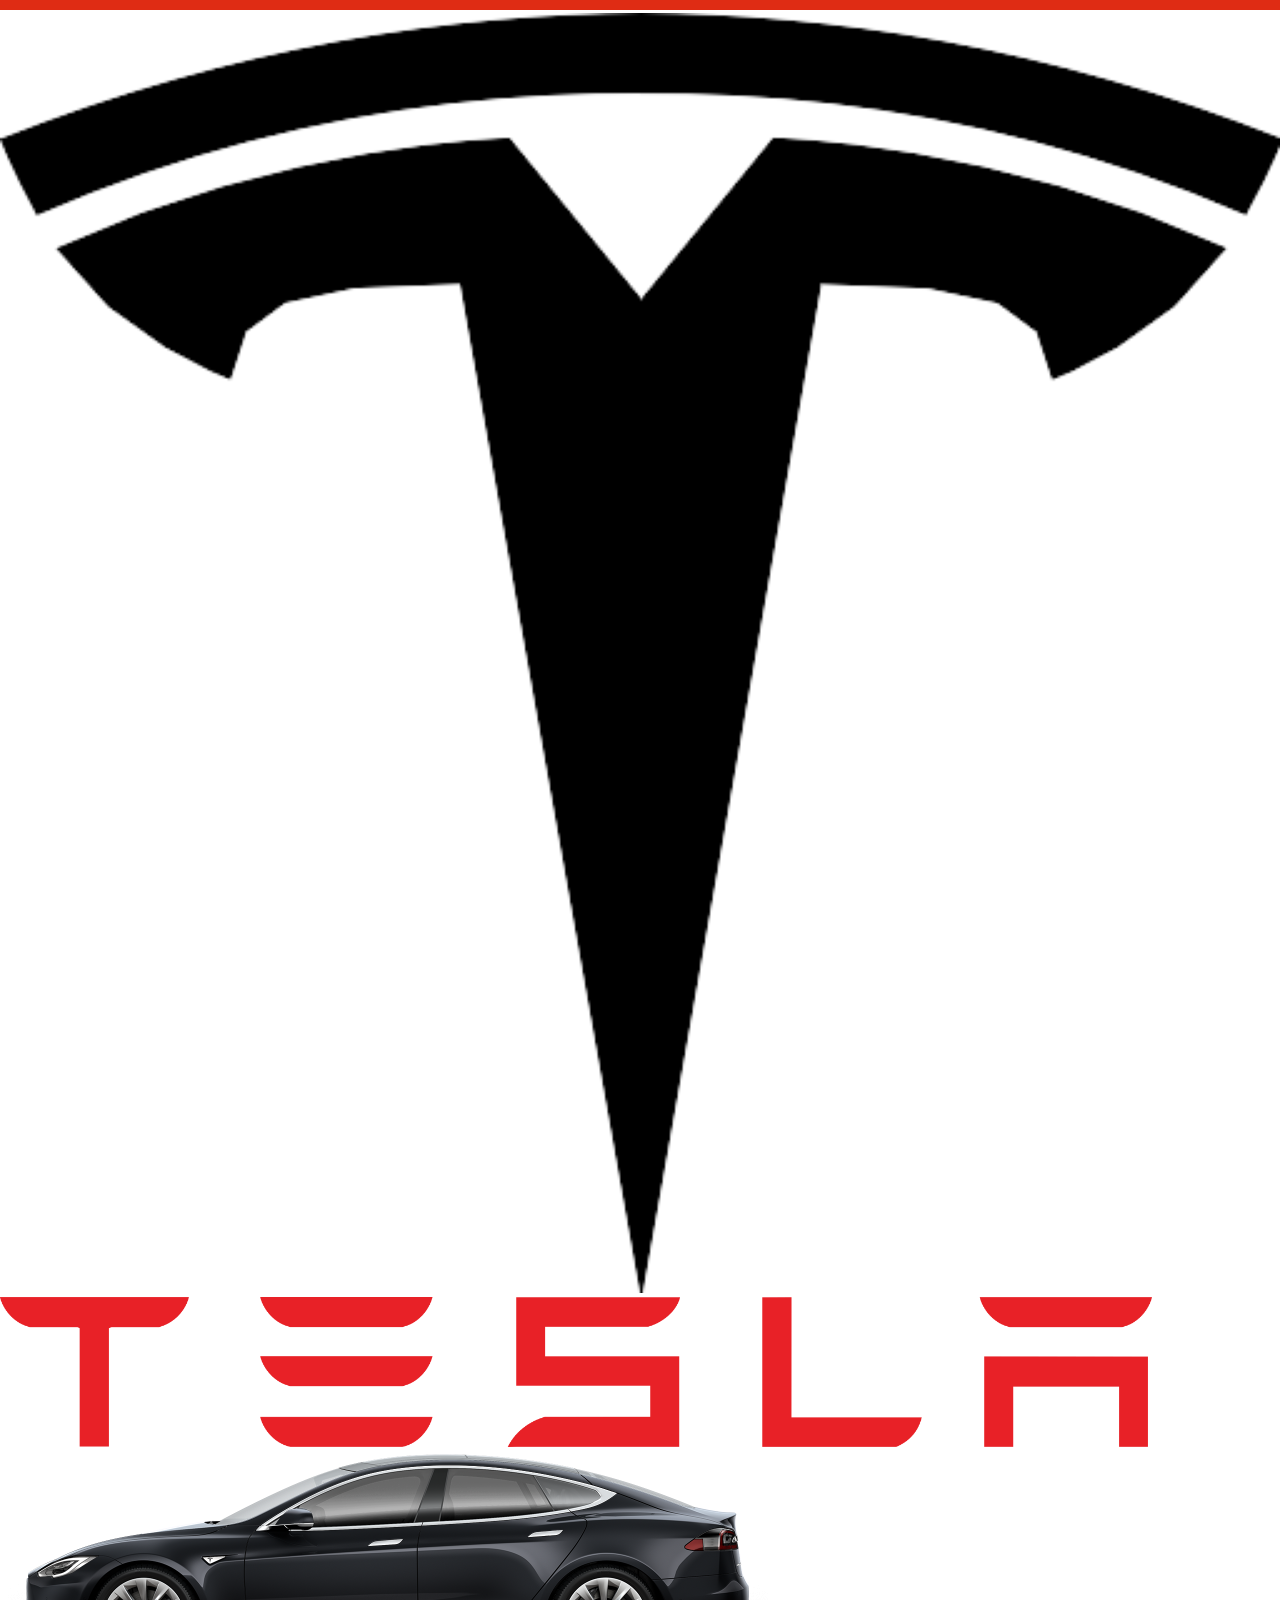
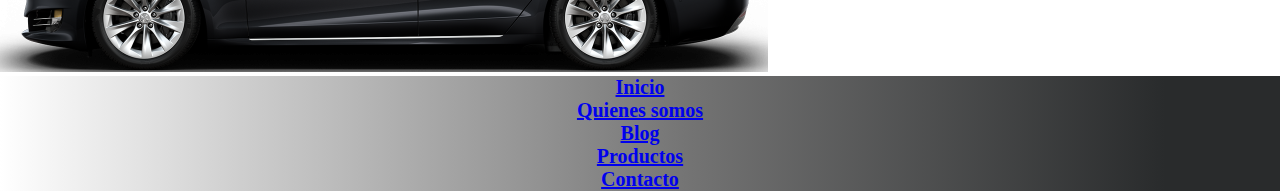
<file: blog.html>
<!doctype html>
<html lang="en">
  <head>
    <meta charset="utf-8">
    <meta name="viewport" content="width=device-width, initial-scale=1">
    <title>Blog - Tesla</title>
    <link href="https://cdn.jsdelivr.net/npm/bootstrap@5.2.2/dist/css/bootstrap.min.css" rel="stylesheet" integrity="sha384-Zenh87qX5JnK2Jl0vWa8Ck2rdkQ2Bzep5IDxbcnCeuOxjzrPF/et3URy9Bv1WTRi" crossorigin="anonymous">
    <link rel="stylesheet" href="css/styles.css">
    <link rel="stylesheet" href="https://cdnjs.cloudflare.com/ajax/libs/animate.css/4.1.1/animate.min.css"/>  </head>
    <body class="borde_arriba bg-dark">
      <div class="container-fluid espaciado_header">
        <div class="row">
              <div class="col-md-1 d-flex align-items-end">
                  <img src="images/solo t negra.png" alt="" class="imgh1 img-fluid">
              </div>
  
              <div class="col-md-4 d-flex align-items-end">
                  <img src="images/tesla-logo-solo-letras.png" alt="" class="imgh2 img-fluid">
              </div>
              <div class="col d-flex align-items-end justify-content-end">
                <img src="images/tesla negrodef.png" alt="" class="animate__fadeInRightBig animate__animated img-fluid imgh3">
              </div>
        </div>
        <div class="row">
            <div class="cont_links">
              <ul class="nav links gradText col-md-6 offset-md-6">
                <li class="nav-item">
                  <a class="nav-link links link-light" href="index.html">Inicio</a>
                </li>
                <li class="nav-item">
                  <a class="nav-link links link-light" href="Quienes somos.html">Quienes somos</a>
                </li>
                <li class="nav-item">
                  <a class="nav-link links link-light" href="blog.html">Blog</a>
                </li>
                <li class="nav-item">
                  <a class="nav-link links link-light" href="productos.html">Productos</a>
                </li>
                <li class="nav-item">
                  <a class="nav-link links link-light" href="contacto.html">Contacto</a>
                </li>
              </ul>
            </div>
        </div>
      </div>
    <script src="https://cdn.jsdelivr.net/npm/bootstrap@5.2.2/dist/js/bootstrap.bundle.min.js" integrity="sha384-OERcA2EqjJCMA+/3y+gxIOqMEjwtxJY7qPCqsdltbNJuaOe923+mo//f6V8Qbsw3" crossorigin="anonymous"></script>
  </body>
</html>
</file>
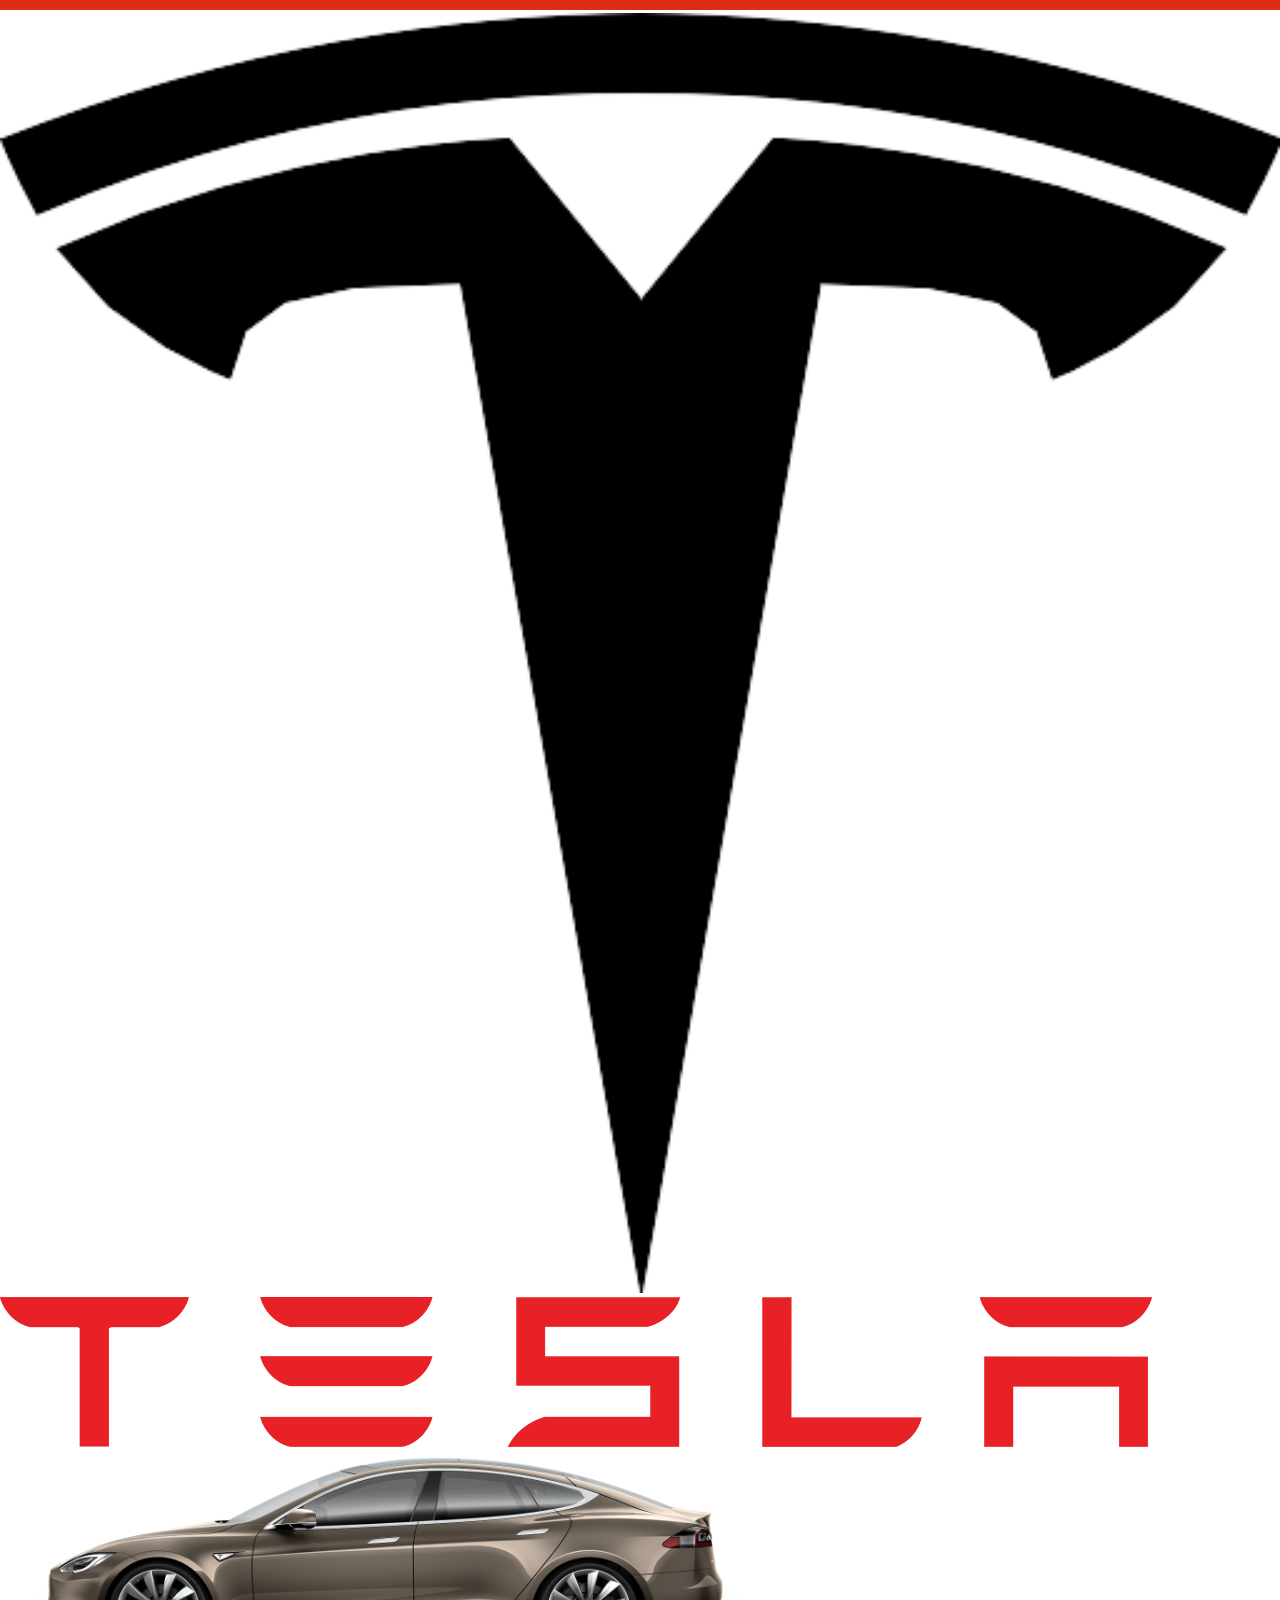
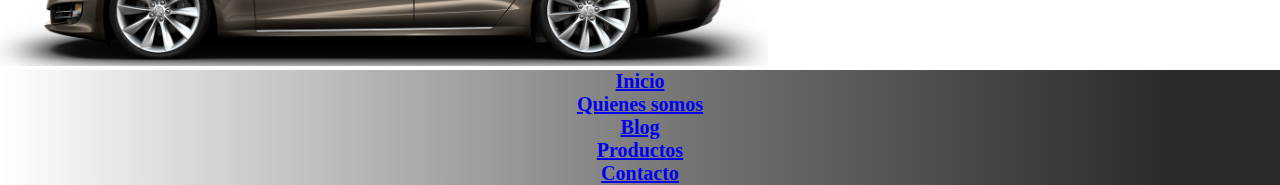
<file: contacto.html>
<!doctype html>
<html lang="en">
  <head>
    <meta charset="utf-8">
    <meta name="viewport" content="width=device-width, initial-scale=1">
    <title>Contacto - Tesla</title>
    <link href="https://cdn.jsdelivr.net/npm/bootstrap@5.2.2/dist/css/bootstrap.min.css" rel="stylesheet" integrity="sha384-Zenh87qX5JnK2Jl0vWa8Ck2rdkQ2Bzep5IDxbcnCeuOxjzrPF/et3URy9Bv1WTRi" crossorigin="anonymous">
    <link rel="stylesheet" href="css/styles.css">
    <link rel="stylesheet" href="https://cdnjs.cloudflare.com/ajax/libs/animate.css/4.1.1/animate.min.css"/>  </head>
  
  
    <body class="borde_arriba bg-dark">
      <div class="container-fluid espaciado_header">
        <div class="row">
              <div class="col-md-1 d-flex align-items-end">
                  <img src="images/solo t negra.png" alt="" class="imgh1 img-fluid">
              </div>
  
              <div class="col-md-4 d-flex align-items-end">
                  <img src="images/tesla-logo-solo-letras.png" alt="" class="imgh2 img-fluid">
              </div>
              <div class="col d-flex align-items-end justify-content-end">
                <img src="images/tesla gris2def.png" alt="" class="animate__fadeInRightBig animate__animated img-fluid imgh3">
              </div>
        </div>
        <div class="row">
            <div class="cont_links">
              <ul class="nav links gradText col-md-6 offset-md-6">
                <li class="nav-item">
                  <a class="nav-link links link-light" href="index.html">Inicio</a>
                </li>
                <li class="nav-item">
                  <a class="nav-link links link-light" href="Quienes somos.html">Quienes somos</a>
                </li>
                <li class="nav-item">
                  <a class="nav-link links link-light" href="blog.html">Blog</a>
                </li>
                <li class="nav-item">
                  <a class="nav-link links link-light" href="productos.html">Productos</a>
                </li>
                <li class="nav-item">
                  <a class="nav-link links link-light" href="contacto.html">Contacto</a>
                </li>
              </ul>
            </div>
        </div>
      </div>
    <script src="https://cdn.jsdelivr.net/npm/bootstrap@5.2.2/dist/js/bootstrap.bundle.min.js" integrity="sha384-OERcA2EqjJCMA+/3y+gxIOqMEjwtxJY7qPCqsdltbNJuaOe923+mo//f6V8Qbsw3" crossorigin="anonymous"></script>
    
  </body>

</html>
</file>
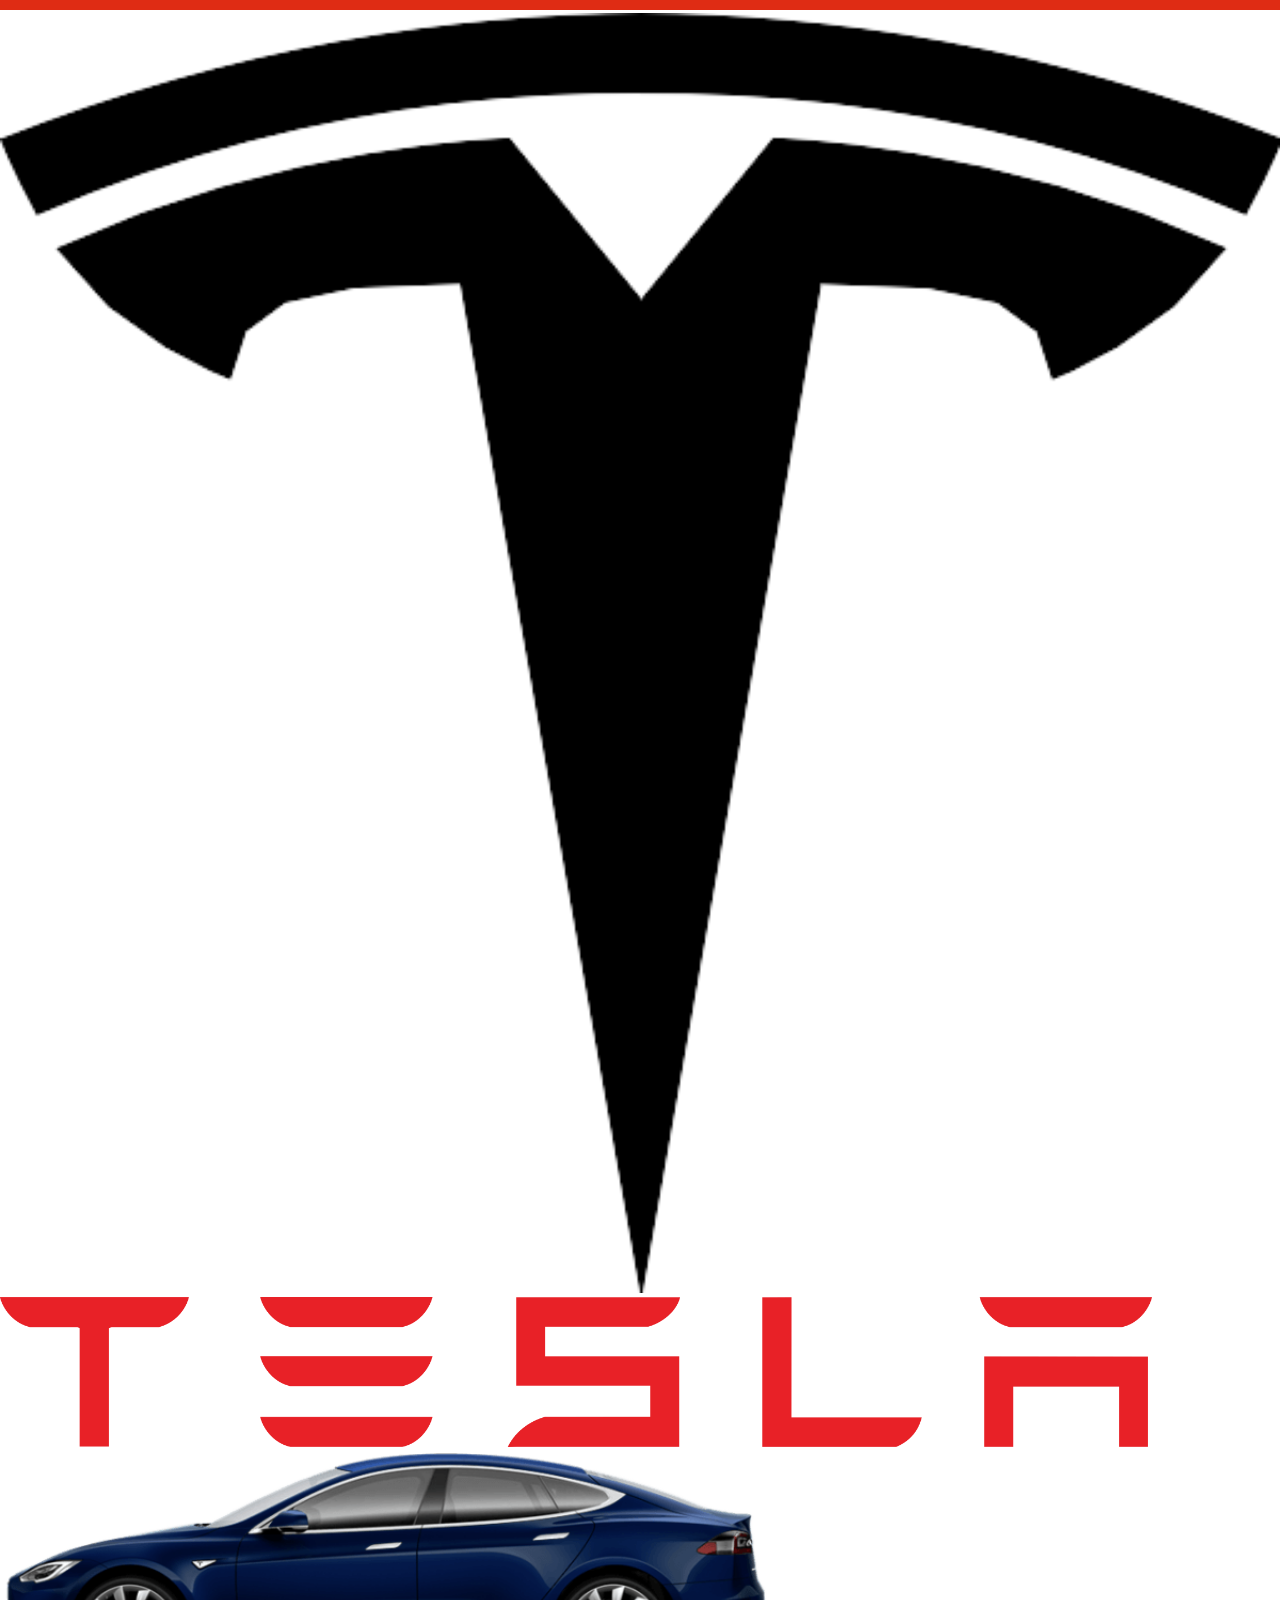
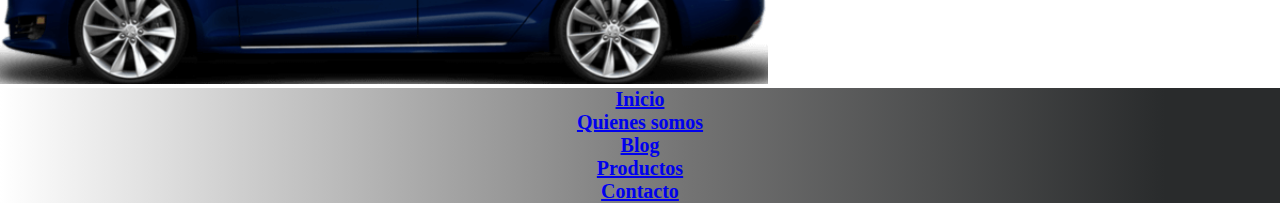
<file: productos.html>
<!doctype html>
<html lang="en">
  <head>
    <meta charset="utf-8">
    <meta name="viewport" content="width=device-width, initial-scale=1">
    <title>Productos - Tesla</title>
    <link href="https://cdn.jsdelivr.net/npm/bootstrap@5.2.2/dist/css/bootstrap.min.css" rel="stylesheet" integrity="sha384-Zenh87qX5JnK2Jl0vWa8Ck2rdkQ2Bzep5IDxbcnCeuOxjzrPF/et3URy9Bv1WTRi" crossorigin="anonymous">
    <link rel="stylesheet" href="css/styles.css">
    <link rel="stylesheet" href="https://cdnjs.cloudflare.com/ajax/libs/animate.css/4.1.1/animate.min.css"/>  
  </head>



  <body class="borde_arriba bg-dark">
      <div class="container-fluid espaciado_header">
        <div class="row">
              <div class="col-md-1 d-flex align-items-end">
                  <img src="images/solo t negra.png" alt="" class="imgh1 img-fluid">
              </div>
              <div class="col-md-4 d-flex align-items-end">
                  <img src="images/tesla-logo-solo-letras.png" alt="" class="imgh2 img-fluid">
              </div>
              <div class="col d-flex align-items-end justify-content-end">
                <img src="images/tesla azuldeff.png" alt="" class="animate__fadeInRightBig animate__animated img-fluid imgh3">
              </div>
        </div>
        <div class="row">
            <div class="cont_links">
              <ul class="nav links gradText col-md-6 offset-md-6">
                <li class="nav-item">
                  <a class="nav-link links link-light" href="index.html">Inicio</a>
                </li>
                <li class="nav-item">
                  <a class="nav-link links link-light" href="Quienes somos.html">Quienes somos</a>
                </li>
                <li class="nav-item">
                  <a class="nav-link links link-light" href="blog.html">Blog</a>
                </li>
                <li class="nav-item">
                  <a class="nav-link links link-light" href="productos.html">Productos</a>
                </li>
                <li class="nav-item">
                  <a class="nav-link links link-light" href="contacto.html">Contacto</a>
                </li>
              </ul>
            </div>
          </div>
      </div>
    <script src="https://cdn.jsdelivr.net/npm/bootstrap@5.2.2/dist/js/bootstrap.bundle.min.js" integrity="sha384-OERcA2EqjJCMA+/3y+gxIOqMEjwtxJY7qPCqsdltbNJuaOe923+mo//f6V8Qbsw3" crossorigin="anonymous"></script>
  </body>
</html>
</file>
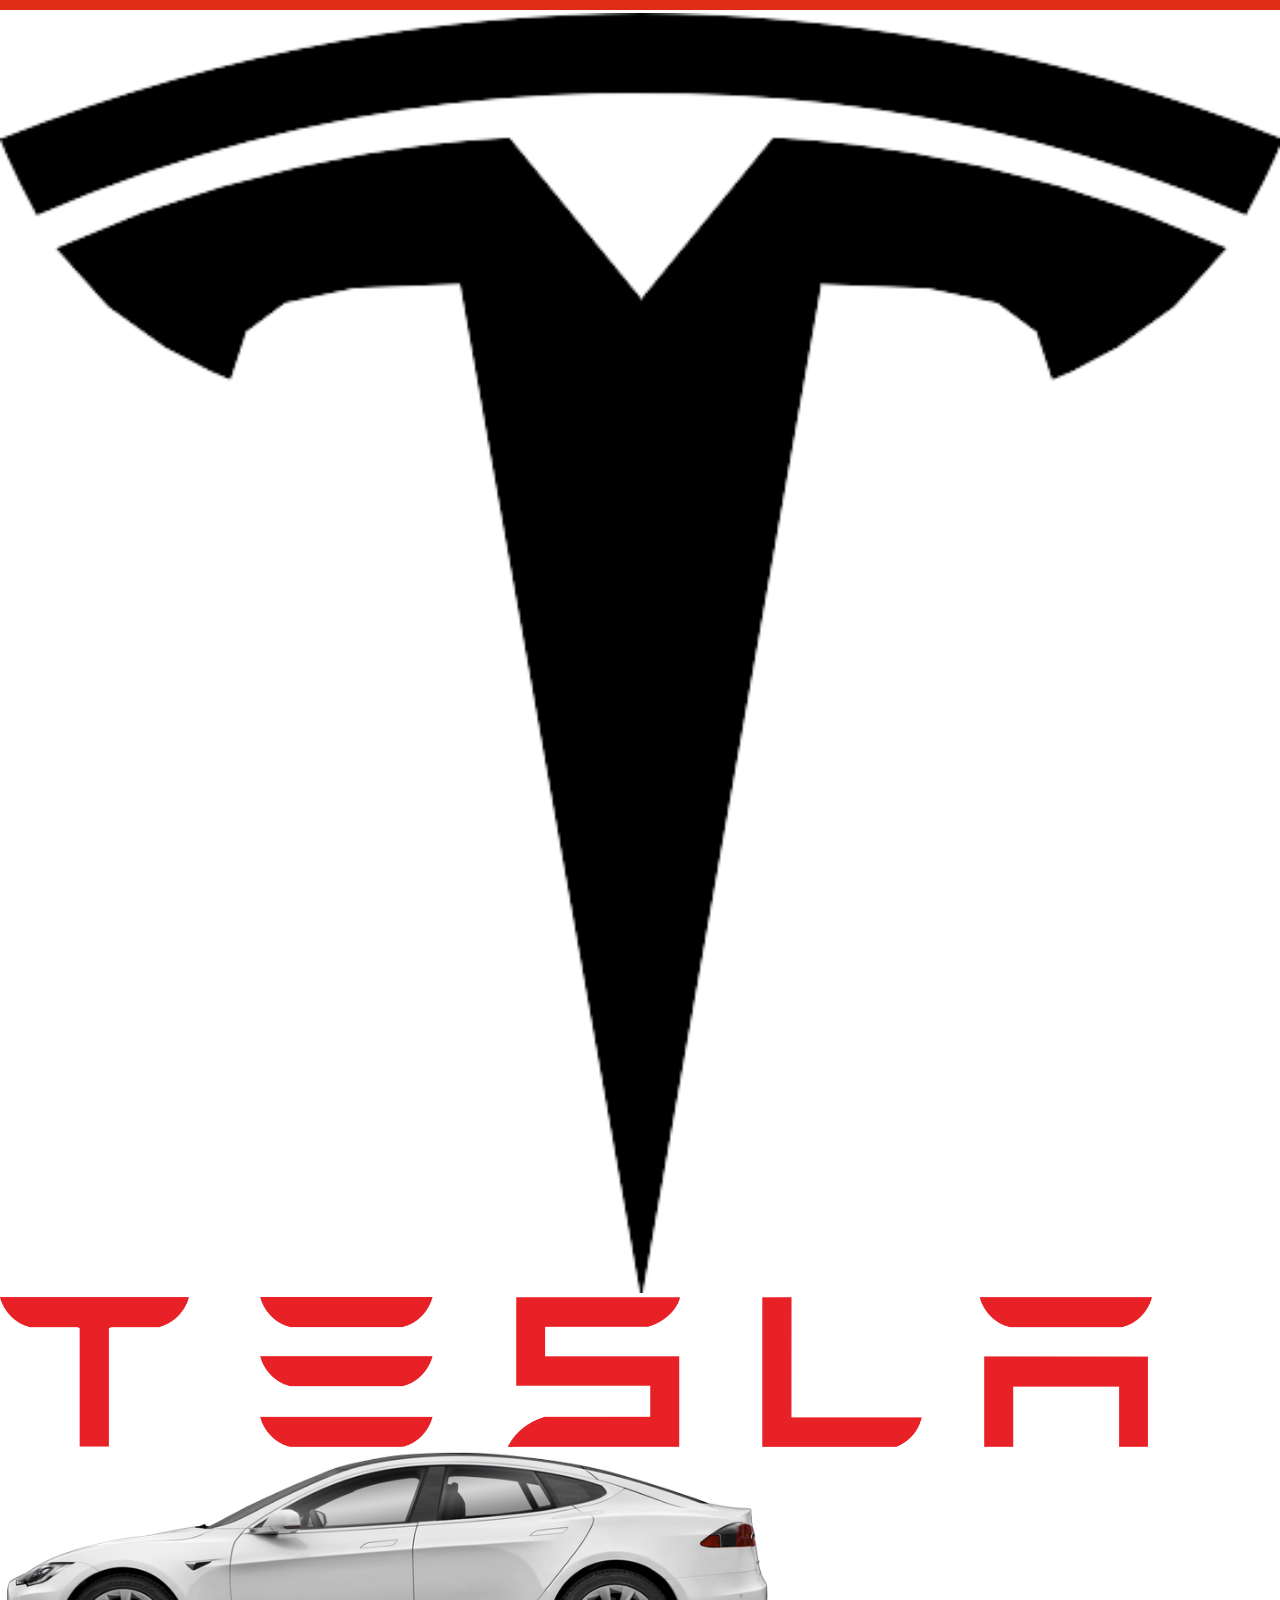
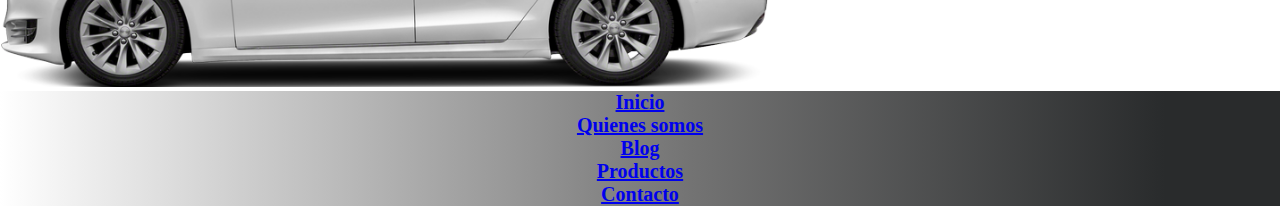
<file: Quienes somos.html>
<!doctype html>
<html lang="en">
  <head>
    <meta charset="utf-8">
    <meta name="viewport" content="width=device-width, initial-scale=1">
    <title>Quienes Somos - Tesla</title>
    <link href="https://cdn.jsdelivr.net/npm/bootstrap@5.2.2/dist/css/bootstrap.min.css" rel="stylesheet" integrity="sha384-Zenh87qX5JnK2Jl0vWa8Ck2rdkQ2Bzep5IDxbcnCeuOxjzrPF/et3URy9Bv1WTRi" crossorigin="anonymous">
    <link rel="stylesheet" href="css/styles.css">
    <link rel="stylesheet" href="https://cdnjs.cloudflare.com/ajax/libs/animate.css/4.1.1/animate.min.css"/>

  
  </head>
  <body id="quienessomos" class="borde_arriba bg-dark">
    <div class="container-fluid espaciado_header">
      <div class="row">
            <div class="col-md-1 d-flex align-items-end">
                <img src="images/solo t negra.png" alt="" class="imgh1 img-fluid">
            </div>

            <div class="col-md-4 d-flex align-items-end">
                <img src="images/tesla-logo-solo-letras.png" alt="" class="imgh2 img-fluid">
            </div>
            <div class="col d-flex align-items-end justify-content-end">
              <img src="images/White-Tesla-Car.png" alt="" class="animate__fadeInRightBig animate__animated img-fluid imgh3">
            </div>
      </div>
      <div class="row">
          <div class="cont_links">
            <ul class="nav links gradText col-md-6 offset-md-6">
              <li class="nav-item">
                <a class="nav-link links link-light" href="index.html">Inicio</a>
              </li>
              <li class="nav-item">
                <a class="nav-link links link-light" href="Quienes somos.html">Quienes somos</a>
              </li>
              <li class="nav-item">
                <a class="nav-link links link-light" href="blog.html">Blog</a>
              </li>
              <li class="nav-item">
                <a class="nav-link links link-light" href="productos.html">Productos</a>
              </li>
              <li class="nav-item">
                <a class="nav-link links link-light" href="contacto.html">Contacto</a>
              </li>
            </ul>
          </div>
      </div>
    </div>
    <script src="https://cdn.jsdelivr.net/npm/bootstrap@5.2.2/dist/js/bootstrap.bundle.min.js" integrity="sha384-OERcA2EqjJCMA+/3y+gxIOqMEjwtxJY7qPCqsdltbNJuaOe923+mo//f6V8Qbsw3" crossorigin="anonymous"></script>
  </body>
</html>
</file>
<file: css/styles.css>
*{
    margin: 0;
    padding: 0;


}

.imgh1{
    width: 100%;
}

.imgh2{
    width: 90%;
    height: 30%;
}

.imgh3 {
    width: 60%;
    height: 100%;

}

.borde_arriba{
    border-top: 10px solid rgb(223, 44, 20);
}

.espaciado_header {
    padding-top: 3px;
}


.cont_links {
    background: rgb(255,255,255);
    background: linear-gradient(90deg, rgba(255,255,255,1) 0%, rgba(115,115,115,1) 54%, rgba(41,43,44,1) 91%);
}


.altura {
    height: 100px;

}

.imgi1 {
    width: 100%;


}



.links {
   justify-content: space-evenly;
   font-size: 20px;
   text-align: center;
   font-weight: bold;
    
}
</file>
